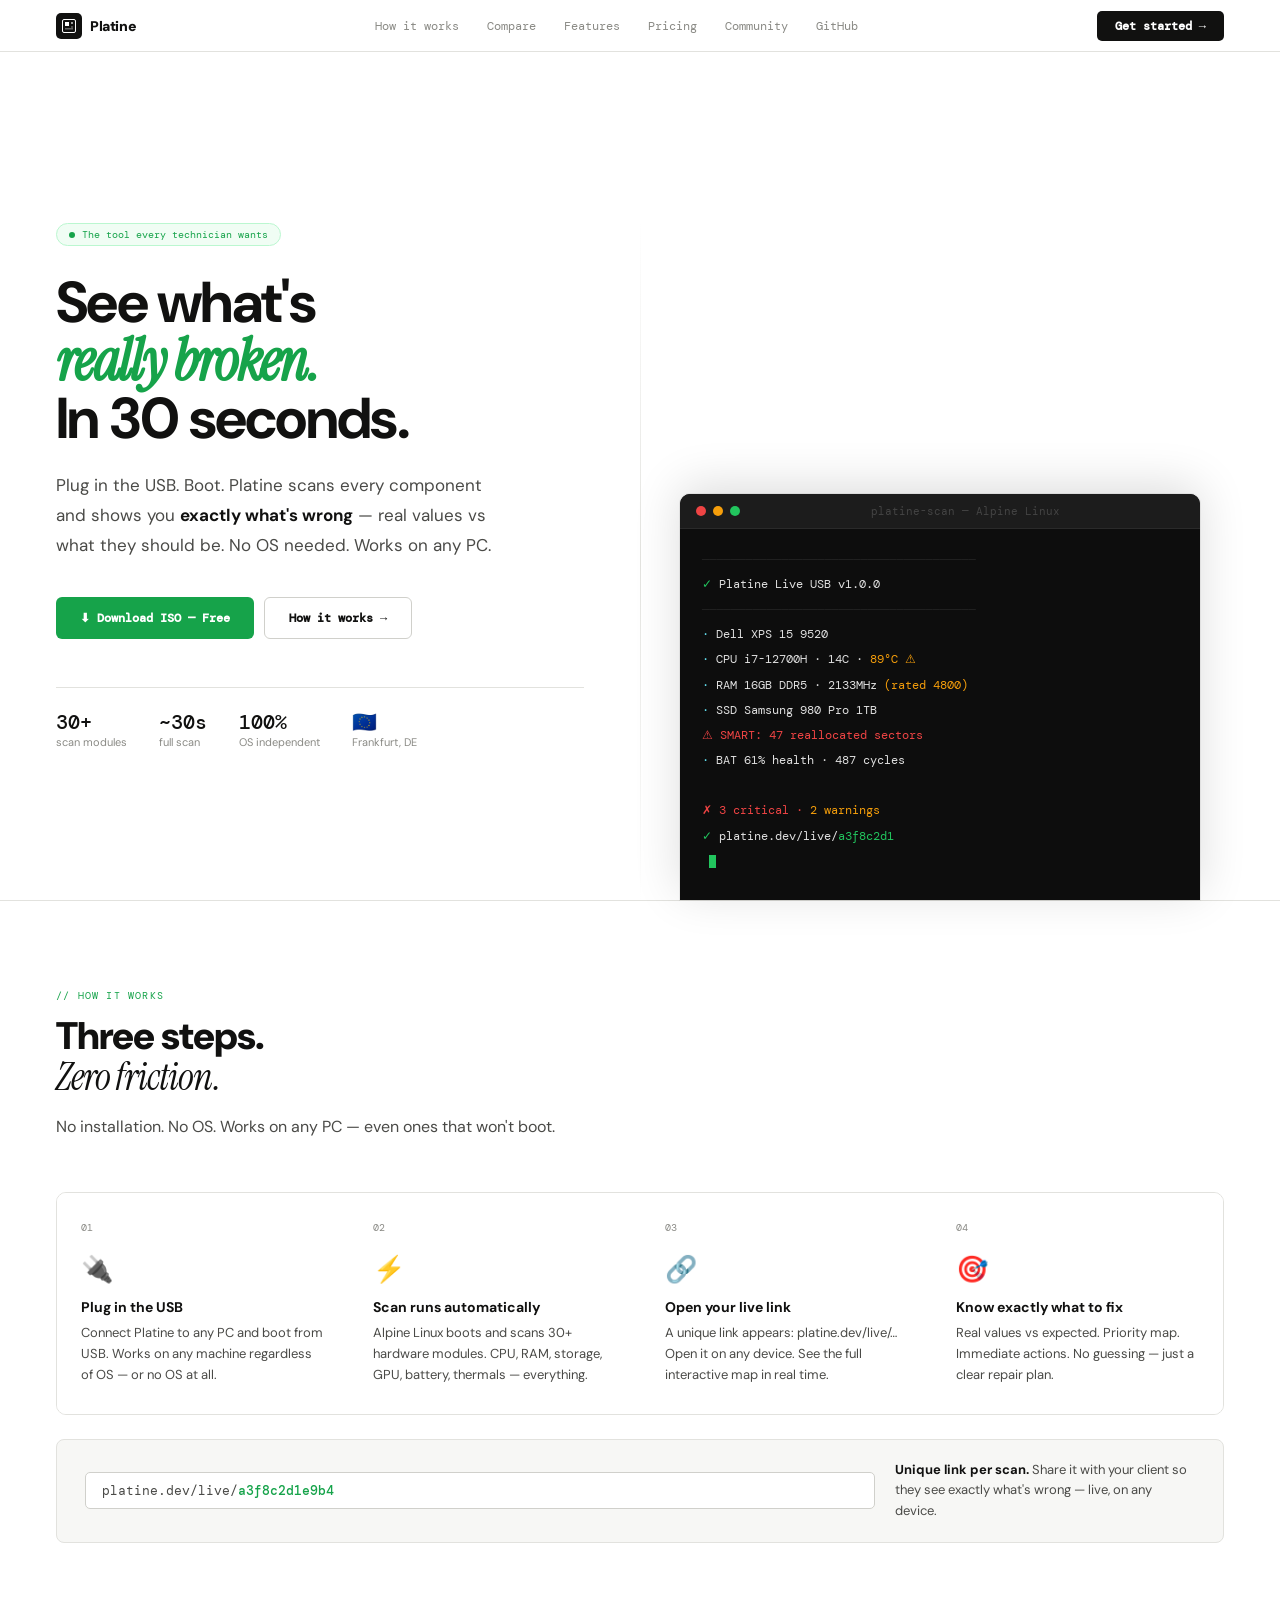
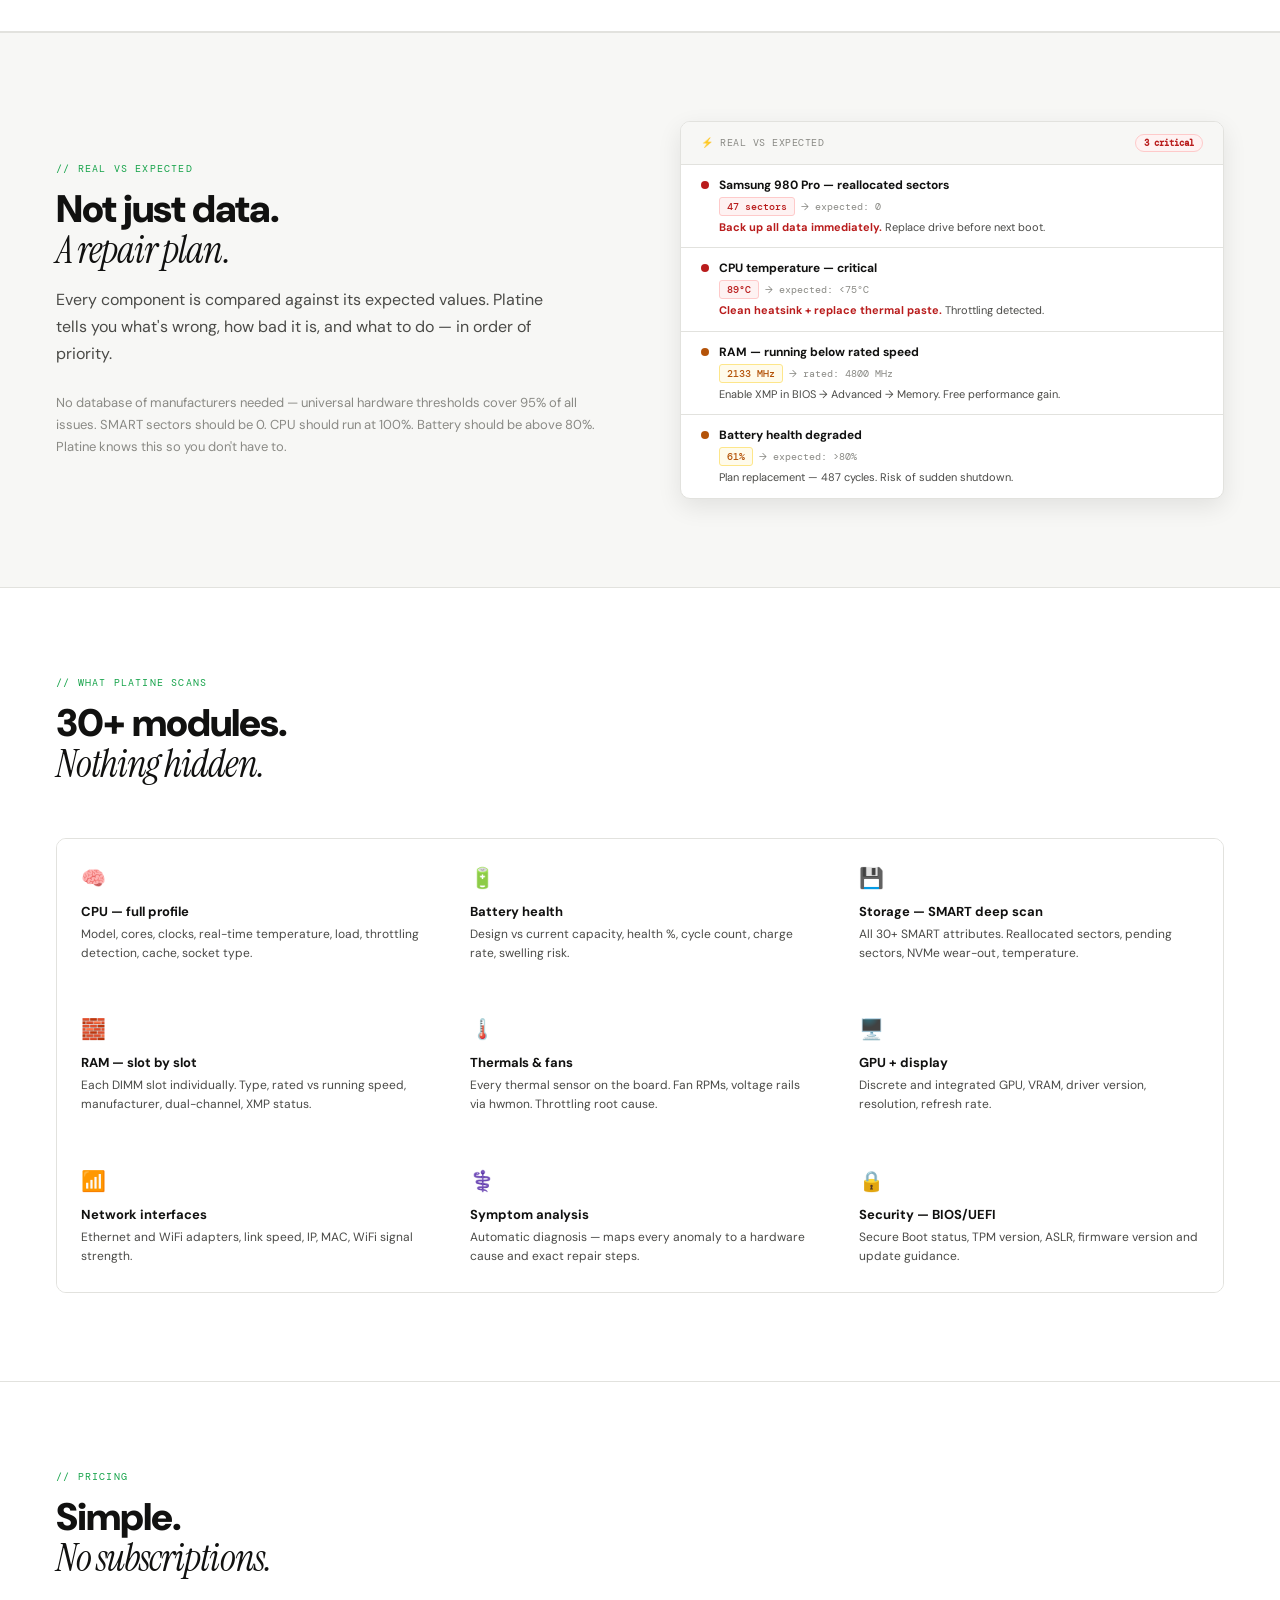
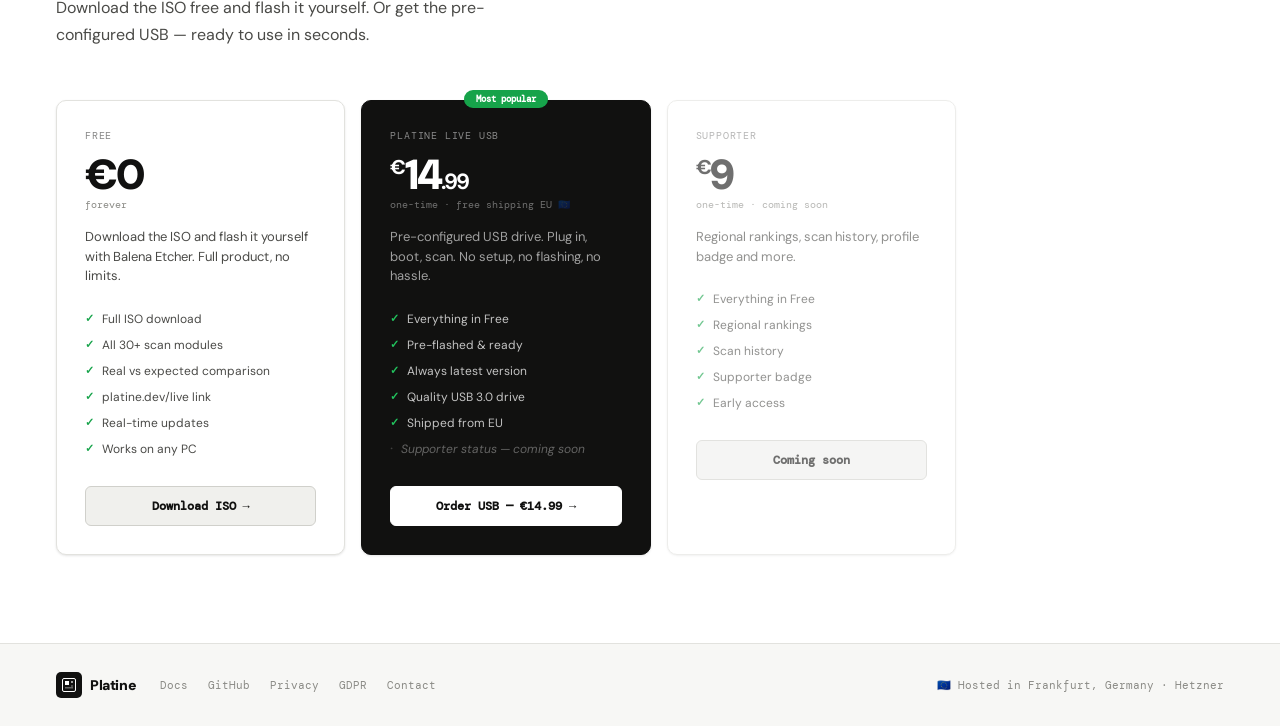
<file: frontend/index.html>
<!DOCTYPE html>
<html lang="en">
<head>
<meta charset="UTF-8">
<meta name="viewport" content="width=device-width, initial-scale=1.0">
<title>Platine — The tool every technician wants</title>
<link rel="icon" type="image/x-icon" href="/favicon.ico">
<link rel="preconnect" href="https://fonts.googleapis.com">
<link href="https://fonts.googleapis.com/css2?family=DM+Mono:wght@300;400;500&family=Instrument+Serif:ital@0;1&family=DM+Sans:wght@400;500;600;700;900&display=swap" rel="stylesheet">
<link rel="stylesheet" href="css/base.css">
<link rel="stylesheet" href="css/landing.css">
<link rel="stylesheet" href="css/auth.css">
<style>
.modal-overlay{display:none;position:fixed;inset:0;z-index:200;background:rgba(0,0,0,.5);backdrop-filter:blur(4px);align-items:center;justify-content:center}
.modal-overlay.open{display:flex}
.modal-box{background:var(--bg);border-radius:12px;border:1px solid var(--bd);box-shadow:0 24px 60px rgba(0,0,0,.2);width:100%;max-width:420px;padding:32px;position:relative;animation:fadein .25s ease both}
.modal-close{position:absolute;top:16px;right:16px;background:none;border:none;cursor:pointer;font-size:18px;color:var(--tx3);line-height:1}
.modal-close:hover{color:var(--tx)}
</style>
</head>
<body>

<!-- AUTH MODAL -->
<div class="modal-overlay" id="auth-modal" onclick="closeModalOutside(event)">
  <div class="modal-box">
    <button class="modal-close" onclick="closeModal()">✕</button>
    <div class="auth-view" id="view-login">
      <div class="auth-header">
        <div class="auth-title">Welcome back</div>
        <div class="auth-sub">Sign in to download the ISO.</div>
      </div>
      <form class="auth-form" onsubmit="handleLogin(event)">
        <div class="field">
          <label class="field-label">Email</label>
          <input class="field-input" type="email" id="login-email" placeholder="you@example.com" required>
        </div>
        <div class="field">
          <label class="field-label">Password</label>
          <div class="field-pw-wrap">
            <input class="field-input" type="password" id="login-password" placeholder="••••••••" required>
            <button type="button" class="pw-toggle" onclick="togglePw('login-password',this)">Show</button>
          </div>
        </div>
        <div class="auth-error" id="login-error"></div>
        <button type="submit" class="auth-btn" id="login-btn">
          <span class="btn-label">Sign in →</span>
          <span class="btn-loader" style="display:none">···</span>
        </button>
      </form>
      <div class="auth-footer">Don't have an account? <button class="auth-switch" onclick="switchView('register')">Create one →</button></div>
    </div>
    <div class="auth-view" id="view-register" style="display:none">
      <div class="auth-header">
        <div class="auth-title">Create account</div>
        <div class="auth-sub">Free forever. Download and start diagnosing.</div>
      </div>
      <form class="auth-form" onsubmit="handleRegister(event)">
        <div class="field">
          <label class="field-label">Email</label>
          <input class="field-input" type="email" id="reg-email" placeholder="you@example.com" required>
        </div>
        <div class="field">
          <label class="field-label">Password</label>
          <div class="field-pw-wrap">
            <input class="field-input" type="password" id="reg-password" placeholder="Min. 8 characters" required oninput="checkStrength(this.value)">
            <button type="button" class="pw-toggle" onclick="togglePw('reg-password',this)">Show</button>
          </div>
          <div class="pw-strength"><div class="pw-bar"><div class="pw-fill" id="pw-fill"></div></div><span class="pw-label" id="pw-label"></span></div>
        </div>
        <div class="field">
          <label class="field-label">Confirm password</label>
          <div class="field-pw-wrap">
            <input class="field-input" type="password" id="reg-confirm" placeholder="••••••••" required>
            <button type="button" class="pw-toggle" onclick="togglePw('reg-confirm',this)">Show</button>
          </div>
        </div>
        <div class="auth-gdpr">
          <input type="checkbox" id="gdpr" required>
          <label for="gdpr">I agree to the <a href="#">Privacy Policy</a>. Data stored in Frankfurt 🇪🇺</label>
        </div>
        <div class="auth-error" id="reg-error"></div>
        <button type="submit" class="auth-btn" id="reg-btn">
          <span class="btn-label">Create account →</span>
          <span class="btn-loader" style="display:none">···</span>
        </button>
      </form>
      <div class="auth-footer">Already have an account? <button class="auth-switch" onclick="switchView('login')">Sign in →</button></div>
    </div>
    <div class="auth-view" id="view-success" style="display:none">
      <div class="auth-success">
        <div class="success-icon">✓</div>
        <div class="success-title">Signed in!</div>
        <div class="success-sub">Starting download...</div>
      </div>
    </div>
  </div>
</div>

<!-- NAV -->
<nav>
  <div class="logo">
    <div class="logo-mark">
      <svg viewBox="0 0 14 14" fill="none">
        <rect x=".5" y=".5" width="13" height="13" rx="1.5" stroke="white" stroke-width="1"/>
        <rect x="3" y="3" width="4" height="4" fill="white"/>
        <rect x="9" y="3" width="2" height="2" fill="white" opacity=".6"/>
        <rect x="3" y="9" width="8" height="1.5" fill="white" opacity=".35"/>
        <rect x="9" y="7" width="2" height="2" fill="white" opacity=".25"/>
      </svg>
    </div>
    Platine
  </div>
  <div class="nav-links">
    <a href="#how">How it works</a>
    <a href="#compare">Compare</a>
    <a href="#features">Features</a>
    <a href="#pricing">Pricing</a>
    <a href="/community">Community</a>
    <a href="https://github.com/PlatineHQ/platine-web" target="_blank">GitHub</a>
  </div>
  <a href="#pricing" class="nav-cta">Get started →</a>
</nav>

<!-- HERO -->
<div style="max-width:1320px;margin:0 auto">
<section class="hero">
  <div class="hero-left">
    <div class="hero-eyebrow">
      <div class="eyebrow-dot"></div>
      The tool every technician wants
    </div>
    <h1 class="hero-title">
      <span class="block">See what's</span>
      <span class="block serif">really broken.</span>
      <span class="block">In 30 seconds.</span>
    </h1>
    <p class="hero-sub">
      Plug in the USB. Boot. Platine scans every component and shows you
      <strong>exactly what's wrong</strong> — real values vs what they should be.
      No OS needed. Works on any PC.
    </p>
    <div class="hero-actions">
      <button onclick="openDownload()" class="btn-green">⬇ Download ISO — Free</button>
      <a href="#how" class="btn-ghost">How it works →</a>
    </div>
    <div class="hero-proof">
      <div class="proof-item"><div class="proof-val">30+</div><div class="proof-lbl">scan modules</div></div>
      <div class="proof-item"><div class="proof-val">~30s</div><div class="proof-lbl">full scan</div></div>
      <div class="proof-item"><div class="proof-val">100%</div><div class="proof-lbl">OS independent</div></div>
      <div class="proof-item"><div class="proof-val">🇪🇺</div><div class="proof-lbl">Frankfurt, DE</div></div>
    </div>
  </div>
  <div class="hero-right">
    <div class="mockup-wrap">
      <div class="mockup">
        <div class="mockup-bar">
          <div class="mdot" style="background:#ef4444"></div>
          <div class="mdot" style="background:#f59e0b"></div>
          <div class="mdot" style="background:#22c55e"></div>
          <div class="mtitle">platine-scan — Alpine Linux</div>
        </div>
        <div class="mockup-body">
          <div><span class="ml">──────────────────────────────────────</span></div>
          <div><span class="mg">✓</span> <span class="mw">Platine Live USB v1.0.0</span></div>
          <div><span class="ml">──────────────────────────────────────</span></div>
          <div><span class="mc">·</span> <span class="mw">Dell XPS 15 9520</span></div>
          <div><span class="mc">·</span> <span class="mw">CPU  i7-12700H · 14C · </span><span class="my">89°C ⚠</span></div>
          <div><span class="mc">·</span> <span class="mw">RAM  16GB DDR5 · 2133MHz </span><span class="my">(rated 4800)</span></div>
          <div><span class="mc">·</span> <span class="mw">SSD  Samsung 980 Pro 1TB</span></div>
          <div><span class="mr">⚠</span> <span class="mr">SMART: 47 reallocated sectors</span></div>
          <div><span class="mc">·</span> <span class="mw">BAT  61% health · 487 cycles</span></div>
          <div>&nbsp;</div>
          <div><span class="mr">✗</span> <span class="mr">3 critical · </span><span class="my">2 warnings</span></div>
          <div><span class="mg">✓</span> <span class="mw">platine.dev/live/</span><span style="color:#22c55e">a3f8c2d1</span></div>
          <div>&nbsp;<span class="cursor"></span></div>
        </div>
      </div>
    </div>
  </div>
</section>
</div>

<hr class="div">

<!-- HOW IT WORKS -->
<div class="wrap" id="how">
  <div class="reveal">
    <div class="section-label">// how it works</div>
    <h2 class="section-title">Three steps.<br><span class="serif">Zero friction.</span></h2>
    <p class="section-sub">No installation. No OS. Works on any PC — even ones that won't boot.</p>
  </div>
  <div class="steps reveal d1">
    <div class="step"><div class="step-num">01</div><div class="step-icon">🔌</div><div class="step-title">Plug in the USB</div><div class="step-desc">Connect Platine to any PC and boot from USB. Works on any machine regardless of OS — or no OS at all.</div></div>
    <div class="step"><div class="step-num">02</div><div class="step-icon">⚡</div><div class="step-title">Scan runs automatically</div><div class="step-desc">Alpine Linux boots and scans 30+ hardware modules. CPU, RAM, storage, GPU, battery, thermals — everything.</div></div>
    <div class="step"><div class="step-num">03</div><div class="step-icon">🔗</div><div class="step-title">Open your live link</div><div class="step-desc">A unique link appears: platine.dev/live/… Open it on any device. See the full interactive map in real time.</div></div>
    <div class="step"><div class="step-num">04</div><div class="step-icon">🎯</div><div class="step-title">Know exactly what to fix</div><div class="step-desc">Real values vs expected. Priority map. Immediate actions. No guessing — just a clear repair plan.</div></div>
  </div>
  <div class="live-link-demo reveal d2">
    <div class="live-url">platine.dev/live/<span>a3f8c2d1e9b4</span></div>
    <div class="live-info"><strong>Unique link per scan.</strong> Share it with your client so they see exactly what's wrong — live, on any device.</div>
  </div>
</div>

<hr class="div">

<!-- COMPARE -->
<div class="compare-section" id="compare">
  <div class="compare-inner">
    <div class="reveal">
      <div class="section-label">// real vs expected</div>
      <h2 class="section-title">Not just data.<br><span class="serif">A repair plan.</span></h2>
      <p class="section-sub" style="margin-bottom:24px">Every component is compared against its expected values. Platine tells you what's wrong, how bad it is, and what to do — in order of priority.</p>
      <p style="font-size:13px;color:var(--tx3);line-height:1.7">No database of manufacturers needed — universal hardware thresholds cover 95% of all issues. SMART sectors should be 0. CPU should run at 100%. Battery should be above 80%. Platine knows this so you don't have to.</p>
    </div>
    <div class="reveal d1">
      <div class="compare-mockup">
        <div class="cm-hdr"><div class="cm-hdr-title">⚡ REAL VS EXPECTED</div><span class="cm-badge er">3 critical</span></div>
        <div class="cm-row"><div class="cm-dot er"></div><div class="cm-body"><div class="cm-label">Samsung 980 Pro — reallocated sectors</div><div class="cm-vals"><span class="cm-real er">47 sectors</span><span class="cm-arrow">→</span><span class="cm-exp">expected: 0</span></div><div class="cm-action"><strong>Back up all data immediately.</strong> Replace drive before next boot.</div></div></div>
        <div class="cm-row"><div class="cm-dot er"></div><div class="cm-body"><div class="cm-label">CPU temperature — critical</div><div class="cm-vals"><span class="cm-real er">89°C</span><span class="cm-arrow">→</span><span class="cm-exp">expected: &lt;75°C</span></div><div class="cm-action"><strong>Clean heatsink + replace thermal paste.</strong> Throttling detected.</div></div></div>
        <div class="cm-row"><div class="cm-dot wn"></div><div class="cm-body"><div class="cm-label">RAM — running below rated speed</div><div class="cm-vals"><span class="cm-real wn">2133 MHz</span><span class="cm-arrow">→</span><span class="cm-exp">rated: 4800 MHz</span></div><div class="cm-action">Enable XMP in BIOS → Advanced → Memory. Free performance gain.</div></div></div>
        <div class="cm-row"><div class="cm-dot wn"></div><div class="cm-body"><div class="cm-label">Battery health degraded</div><div class="cm-vals"><span class="cm-real wn">61%</span><span class="cm-arrow">→</span><span class="cm-exp">expected: &gt;80%</span></div><div class="cm-action">Plan replacement — 487 cycles. Risk of sudden shutdown.</div></div></div>
      </div>
    </div>
  </div>
</div>

<!-- FEATURES -->
<div class="wrap" id="features">
  <div class="reveal">
    <div class="section-label">// what platine scans</div>
    <h2 class="section-title">30+ modules.<br><span class="serif">Nothing hidden.</span></h2>
  </div>
  <div class="features reveal d1">
    <div class="feat"><div class="feat-icon">🧠</div><div class="feat-title">CPU — full profile</div><div class="feat-desc">Model, cores, clocks, real-time temperature, load, throttling detection, cache, socket type.</div></div>
    <div class="feat"><div class="feat-icon">🔋</div><div class="feat-title">Battery health</div><div class="feat-desc">Design vs current capacity, health %, cycle count, charge rate, swelling risk.</div></div>
    <div class="feat"><div class="feat-icon">💾</div><div class="feat-title">Storage — SMART deep scan</div><div class="feat-desc">All 30+ SMART attributes. Reallocated sectors, pending sectors, NVMe wear-out, temperature.</div></div>
    <div class="feat"><div class="feat-icon">🧱</div><div class="feat-title">RAM — slot by slot</div><div class="feat-desc">Each DIMM slot individually. Type, rated vs running speed, manufacturer, dual-channel, XMP status.</div></div>
    <div class="feat"><div class="feat-icon">🌡️</div><div class="feat-title">Thermals & fans</div><div class="feat-desc">Every thermal sensor on the board. Fan RPMs, voltage rails via hwmon. Throttling root cause.</div></div>
    <div class="feat"><div class="feat-icon">🖥️</div><div class="feat-title">GPU + display</div><div class="feat-desc">Discrete and integrated GPU, VRAM, driver version, resolution, refresh rate.</div></div>
    <div class="feat"><div class="feat-icon">📶</div><div class="feat-title">Network interfaces</div><div class="feat-desc">Ethernet and WiFi adapters, link speed, IP, MAC, WiFi signal strength.</div></div>
    <div class="feat"><div class="feat-icon">⚕️</div><div class="feat-title">Symptom analysis</div><div class="feat-desc">Automatic diagnosis — maps every anomaly to a hardware cause and exact repair steps.</div></div>
    <div class="feat"><div class="feat-icon">🔒</div><div class="feat-title">Security — BIOS/UEFI</div><div class="feat-desc">Secure Boot status, TPM version, ASLR, firmware version and update guidance.</div></div>
  </div>
</div>

<hr class="div">

<!-- PRICING -->
<div class="wrap" id="pricing">
  <div class="reveal">
    <div class="section-label">// pricing</div>
    <h2 class="section-title">Simple.<br><span class="serif">No subscriptions.</span></h2>
    <p class="section-sub">Download the ISO free and flash it yourself. Or get the pre-configured USB — ready to use in seconds.</p>
  </div>
  <div class="pricing reveal d1">
    <div class="plan">
      <div class="plan-name">FREE</div>
      <div class="plan-price">€0</div>
      <div class="plan-period">forever</div>
      <div class="plan-desc">Download the ISO and flash it yourself with Balena Etcher. Full product, no limits.</div>
      <ul class="plan-feats">
        <li>Full ISO download</li>
        <li>All 30+ scan modules</li>
        <li>Real vs expected comparison</li>
        <li>platine.dev/live link</li>
        <li>Real-time updates</li>
        <li>Works on any PC</li>
      </ul>
      <button class="plan-btn d" onclick="openDownload()">Download ISO →</button>
    </div>
    <div class="plan feat">
      <div class="plan-pin">Most popular</div>
      <div class="plan-name">PLATINE LIVE USB</div>
      <div class="plan-price"><sup>€</sup>14<span style="font-size:22px;font-weight:700">.99</span></div>
      <div class="plan-period">one-time · free shipping EU 🇪🇺</div>
      <div class="plan-desc">Pre-configured USB drive. Plug in, boot, scan. No setup, no flashing, no hassle.</div>
      <ul class="plan-feats">
        <li>Everything in Free</li>
        <li>Pre-flashed & ready</li>
        <li>Always latest version</li>
        <li>Quality USB 3.0 drive</li>
        <li>Shipped from EU</li>
        <li class="soon">Supporter status — coming soon</li>
      </ul>
      <button class="plan-btn white" onclick="window.open('https://platine.lemonsqueezy.com/checkout/buy/6c2e409a-64cc-4c77-8e60-de70dfc7193c','_blank')">Order USB — €14.99 →</button>
    </div>
    <div class="plan" style="opacity:.6;pointer-events:none">
      <div class="plan-name">SUPPORTER</div>
      <div class="plan-price"><sup>€</sup>9</div>
      <div class="plan-period">one-time · coming soon</div>
      <div class="plan-desc">Regional rankings, scan history, profile badge and more.</div>
      <ul class="plan-feats">
        <li>Everything in Free</li>
        <li>Regional rankings</li>
        <li>Scan history</li>
        <li>Supporter badge</li>
        <li>Early access</li>
      </ul>
      <button class="plan-btn" disabled>Coming soon</button>
    </div>
  </div>
</div>

<!-- FOOTER -->
<div class="footer-wrap">
  <footer>
    <div style="display:flex;align-items:center;gap:24px">
      <div class="logo">
        <div class="logo-mark">
          <svg viewBox="0 0 14 14" fill="none">
            <rect x=".5" y=".5" width="13" height="13" rx="1.5" stroke="white" stroke-width="1"/>
            <rect x="3" y="3" width="4" height="4" fill="white"/>
            <rect x="9" y="3" width="2" height="2" fill="white" opacity=".6"/>
            <rect x="3" y="9" width="8" height="1.5" fill="white" opacity=".35"/>
            <rect x="9" y="7" width="2" height="2" fill="white" opacity=".25"/>
          </svg>
        </div>
        Platine
      </div>
      <div class="footer-links">
        <a href="#">Docs</a>
        <a href="https://github.com/PlatineDev/platine-web" target="_blank">GitHub</a>
        <a href="/privacy">Privacy</a>
        <a href="#">GDPR</a>
        <a href="#">Contact</a>
      </div>
    </div>
    <div class="footer-eu">🇪🇺 Hosted in Frankfurt, Germany · Hetzner</div>
  </footer>
</div>

<script src="js/api.js"></script>
<script src="js/auth.js"></script>
<script src="js/landing.js"></script>
<script>
function openDownload(){
  if(Platine.Auth.isLoggedIn()){
    window.location.href='https://platine.dev/download/platine-live.iso';
  } else {
    document.getElementById('auth-modal').classList.add('open');
    switchView('login');
  }
}
function closeModal(){
  document.getElementById('auth-modal').classList.remove('open');
}
function closeModalOutside(e){
  if(e.target===document.getElementById('auth-modal')) closeModal();
}
// After login/register → download
window.showSuccess=function(){
  document.getElementById('view-login').style.display='none';
  document.getElementById('view-register').style.display='none';
  document.getElementById('view-success').style.display='block';
  setTimeout(()=>{
    closeModal();
    window.location.href='https://platine.dev/download/platine-live.iso';
  },1500);
}
</script>
</body>
</html>
</file>
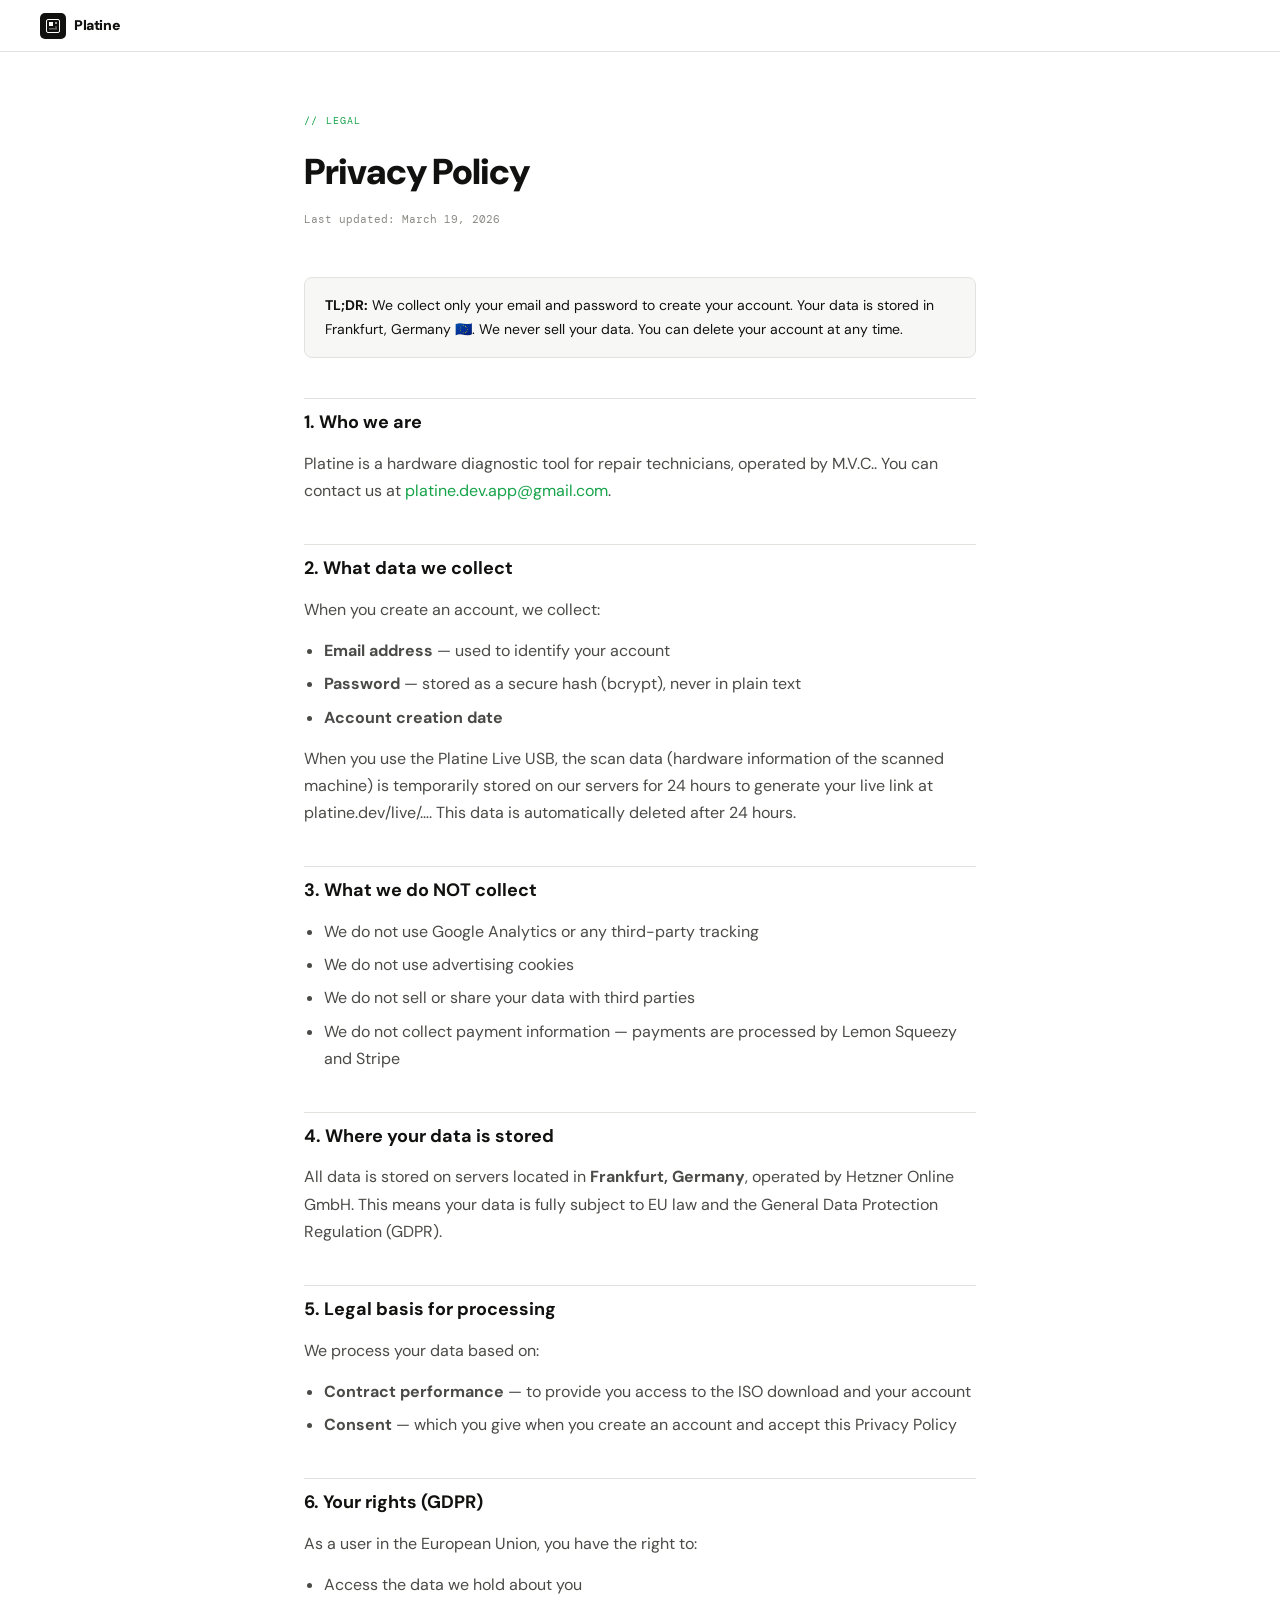
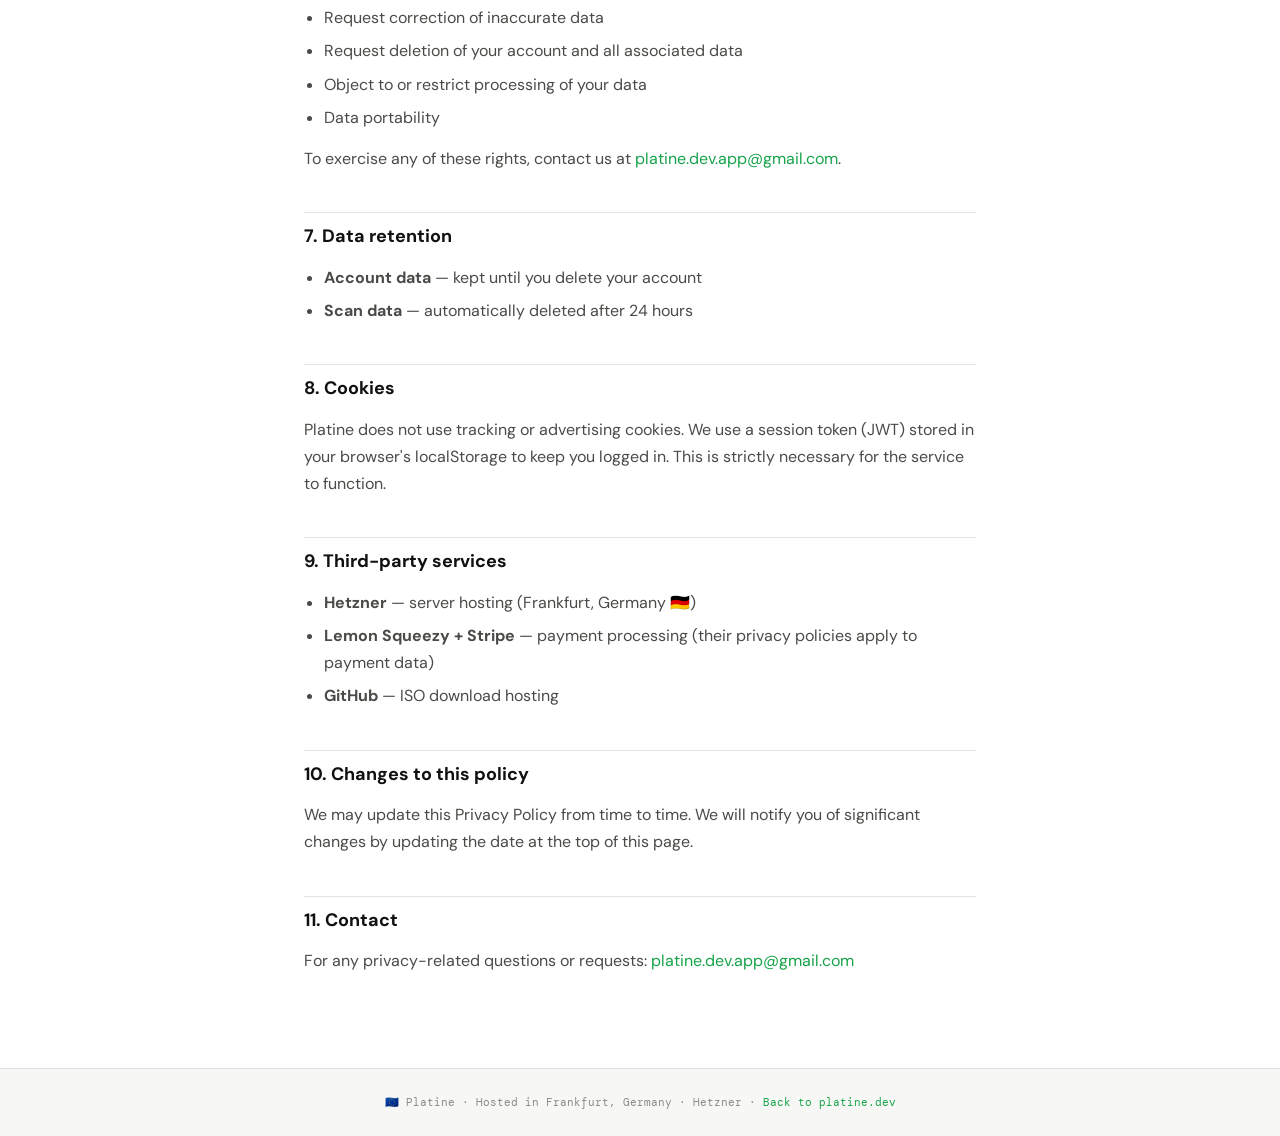
<file: frontend/privacy.html>
<!DOCTYPE html>
<html lang="en">
<head>
<meta charset="UTF-8">
<meta name="viewport" content="width=device-width, initial-scale=1.0">
<title>Privacy Policy — Platine</title>
<link rel="icon" type="image/x-icon" href="/favicon.ico">
<link rel="preconnect" href="https://fonts.googleapis.com">
<link href="https://fonts.googleapis.com/css2?family=DM+Mono:wght@400;500&family=DM+Sans:wght@400;500;600;700;900&display=swap" rel="stylesheet">
  <link rel="stylesheet" href="css/base.css">
  <link rel="stylesheet" href="css/privacy.css">
</head>
<body>

<nav>
  <a href="/" class="logo">
    <div class="logo-mark">
      <svg viewBox="0 0 14 14" fill="none">
        <rect x=".5" y=".5" width="13" height="13" rx="1.5" stroke="white" stroke-width="1"/>
        <rect x="3" y="3" width="4" height="4" fill="white"/>
        <rect x="9" y="3" width="2" height="2" fill="white" opacity=".6"/>
        <rect x="3" y="9" width="8" height="1.5" fill="white" opacity=".35"/>
        <rect x="9" y="7" width="2" height="2" fill="white" opacity=".25"/>
      </svg>
    </div>
    Platine
  </a>
</nav>

<div class="container">
  <div class="page-label">// legal</div>
  <h1>Privacy Policy</h1>
  <div class="updated">Last updated: March 19, 2026</div>

  <div class="highlight">
    <strong>TL;DR:</strong> We collect only your email and password to create your account. Your data is stored in Frankfurt, Germany 🇪🇺. We never sell your data. You can delete your account at any time.
  </div>

  <h2>1. Who we are</h2>
  <p>Platine is a hardware diagnostic tool for repair technicians, operated by M.V.C.. You can contact us at <a href="mailto:platine.dev.app@gmail.com">platine.dev.app@gmail.com</a>.</p>

  <h2>2. What data we collect</h2>
  <p>When you create an account, we collect:</p>
  <ul>
    <li><strong>Email address</strong> — used to identify your account</li>
    <li><strong>Password</strong> — stored as a secure hash (bcrypt), never in plain text</li>
    <li><strong>Account creation date</strong></li>
  </ul>
  <p>When you use the Platine Live USB, the scan data (hardware information of the scanned machine) is temporarily stored on our servers for 24 hours to generate your live link at platine.dev/live/…. This data is automatically deleted after 24 hours.</p>

  <h2>3. What we do NOT collect</h2>
  <ul>
    <li>We do not use Google Analytics or any third-party tracking</li>
    <li>We do not use advertising cookies</li>
    <li>We do not sell or share your data with third parties</li>
    <li>We do not collect payment information — payments are processed by Lemon Squeezy and Stripe</li>
  </ul>

  <h2>4. Where your data is stored</h2>
  <p>All data is stored on servers located in <strong>Frankfurt, Germany</strong>, operated by Hetzner Online GmbH. This means your data is fully subject to EU law and the General Data Protection Regulation (GDPR).</p>

  <h2>5. Legal basis for processing</h2>
  <p>We process your data based on:</p>
  <ul>
    <li><strong>Contract performance</strong> — to provide you access to the ISO download and your account</li>
    <li><strong>Consent</strong> — which you give when you create an account and accept this Privacy Policy</li>
  </ul>

  <h2>6. Your rights (GDPR)</h2>
  <p>As a user in the European Union, you have the right to:</p>
  <ul>
    <li>Access the data we hold about you</li>
    <li>Request correction of inaccurate data</li>
    <li>Request deletion of your account and all associated data</li>
    <li>Object to or restrict processing of your data</li>
    <li>Data portability</li>
  </ul>
  <p>To exercise any of these rights, contact us at <a href="mailto:platine.dev.app@gmail.com">platine.dev.app@gmail.com</a>.</p>

  <h2>7. Data retention</h2>
  <ul>
    <li><strong>Account data</strong> — kept until you delete your account</li>
    <li><strong>Scan data</strong> — automatically deleted after 24 hours</li>
  </ul>

  <h2>8. Cookies</h2>
  <p>Platine does not use tracking or advertising cookies. We use a session token (JWT) stored in your browser's localStorage to keep you logged in. This is strictly necessary for the service to function.</p>

  <h2>9. Third-party services</h2>
  <ul>
    <li><strong>Hetzner</strong> — server hosting (Frankfurt, Germany 🇩🇪)</li>
    <li><strong>Lemon Squeezy + Stripe</strong> — payment processing (their privacy policies apply to payment data)</li>
    <li><strong>GitHub</strong> — ISO download hosting</li>
  </ul>

  <h2>10. Changes to this policy</h2>
  <p>We may update this Privacy Policy from time to time. We will notify you of significant changes by updating the date at the top of this page.</p>

  <h2>11. Contact</h2>
  <p>For any privacy-related questions or requests: <a href="mailto:platine.dev.app@gmail.com">platine.dev.app@gmail.com</a></p>

</div>

<footer>
  🇪🇺 Platine · Hosted in Frankfurt, Germany · Hetzner · <a href="/">Back to platine.dev</a>
</footer>

</body>
</html>
</file>
<file: frontend/css/base.css>
/* ── Platine — base.css ─────────────────────────────────────
   Shared variables, reset, and utility classes
   Used by: landing, live, auth
────────────────────────────────────────────────────────── */

@import url('https://fonts.googleapis.com/css2?family=DM+Mono:wght@300;400;500&family=Instrument+Serif:ital@0;1&family=DM+Sans:wght@400;500;600;700;900&display=swap');

*, *::before, *::after { box-sizing: border-box; margin: 0; padding: 0; }

:root {
  --bg:     #ffffff;
  --bg2:    #f7f7f5;
  --bg3:    #f0f0ed;
  --bd:     #e2e2de;
  --bd2:    #d0d0cb;
  --tx:     #111110;
  --tx2:    #4a4a47;
  --tx3:    #8a8a85;
  --ac:     #16a34a;
  --ac2:    #15803d;
  --ac3:    #dcfce7;
  --ac4:    #bbf7d0;
  --ok:     #16a34a;
  --ok-bg:  #f0fdf4;
  --ok-bd:  #bbf7d0;
  --wn:     #b45309;
  --wn-bg:  #fffbeb;
  --wn-bd:  #fde68a;
  --er:     #b91c1c;
  --er-bg:  #fef2f2;
  --er-bd:  #fecaca;
  --mono:   'DM Mono', monospace;
  --serif:  'Instrument Serif', serif;
  --sans:   'DM Sans', sans-serif;
  --sh:     0 1px 3px rgba(0,0,0,.07), 0 1px 2px rgba(0,0,0,.04);
  --sh2:    0 8px 24px rgba(0,0,0,.09);
}

html { scroll-behavior: smooth; }
body { background: var(--bg); color: var(--tx); font-family: var(--sans); overflow-x: hidden; }
a { color: inherit; text-decoration: none; }
button { font-family: inherit; }

/* ── Shared logo ── */
.logo {
  display: flex; align-items: center; gap: 8px;
  font-family: var(--sans); font-weight: 900; font-size: 14px;
  letter-spacing: -.4px; color: var(--tx);
}
.logo-mark {
  width: 26px; height: 26px; background: var(--tx);
  border-radius: 5px; display: grid; place-items: center;
  flex-shrink: 0;
}
.logo-mark svg { width: 14px; height: 14px; }
</file>
<file: frontend/css/landing.css>
*,*::before,*::after{box-sizing:border-box;margin:0;padding:0}
:root{
  --bg:#ffffff;
  --bg2:#f7f7f5;
  --bg3:#f0f0ed;
  --bd:#e2e2de;
  --bd2:#d0d0cb;
  --tx:#111110;
  --tx2:#4a4a47;
  --tx3:#8a8a85;
  --ac:#16a34a;
  --ac2:#15803d;
  --ac4:#bbf7d0;
  --ok-bg:#f0fdf4;
  --wn:#b45309;
  --wn-bg:#fffbeb;
  --wn-bd:#fde68a;
  --er:#b91c1c;
  --er-bg:#fef2f2;
  --er-bd:#fecaca;
  --mono:'DM Mono',monospace;
  --serif:'Instrument Serif',serif;
  --sans:'DM Sans',sans-serif;
  --sh:0 1px 3px rgba(0,0,0,.07),0 1px 2px rgba(0,0,0,.04);
  --sh2:0 8px 24px rgba(0,0,0,.09);
}
html{scroll-behavior:smooth}
body{background:var(--bg);color:var(--tx);font-family:var(--sans);overflow-x:hidden}
a{color:inherit;text-decoration:none}

/* NAV */
nav{
  position:fixed;top:0;left:0;right:0;z-index:100;
  height:52px;display:flex;align-items:center;justify-content:space-between;
  padding:0 56px;
  background:rgba(255,255,255,.92);border-bottom:1px solid var(--bd);
  backdrop-filter:blur(16px);-webkit-backdrop-filter:blur(16px);
}
.logo{display:flex;align-items:center;gap:8px;font-family:var(--sans);font-weight:900;font-size:14px;letter-spacing:-.4px}
.logo-mark{width:26px;height:26px;background:var(--tx);border-radius:5px;display:grid;place-items:center}
.logo-mark svg{width:14px;height:14px}
.nav-links{display:flex;align-items:center;gap:28px;font-family:var(--mono);font-size:12px;color:var(--tx3)}
.nav-links a{transition:color .15s}.nav-links a:hover{color:var(--tx)}
.nav-cta{background:var(--tx);color:#fff;padding:7px 18px;border-radius:5px;font-family:var(--mono);font-size:12px;font-weight:700;transition:all .15s}
.nav-cta:hover{background:#2a2a2a;transform:translateY(-1px)}

/* HERO */
.hero{
  min-height:100vh;padding:52px 0 0;
  display:grid;grid-template-columns:1fr 1fr;
  max-width:1320px;margin:0 auto;
  position:relative;
}
.hero-left{
  padding:100px 56px 80px;
  display:flex;flex-direction:column;justify-content:center;
  animation:fadein .6s ease both;
}
.hero-eyebrow{
  display:inline-flex;align-items:center;gap:7px;
  background:var(--ok-bg);border:1px solid var(--ac4);
  color:var(--ac);padding:4px 12px;border-radius:99px;
  font-family:var(--mono);font-size:10px;
  margin-bottom:28px;width:fit-content;
}
.eyebrow-dot{width:6px;height:6px;border-radius:50%;background:var(--ac);animation:epulse 2s ease-in-out infinite}
@keyframes epulse{0%,100%{box-shadow:0 0 0 0 rgba(22,163,74,.5)}50%{box-shadow:0 0 0 5px rgba(22,163,74,0)}}

.hero-title{
  font-size:clamp(44px,4.5vw,76px);
  line-height:1.0;letter-spacing:-.03em;
  margin-bottom:24px;color:var(--tx);
}
.hero-title .serif{font-family:var(--serif);font-style:italic;color:var(--ac)}
.hero-title .block{display:block}

.hero-sub{font-size:17px;color:var(--tx2);line-height:1.75;margin-bottom:36px;max-width:440px}
.hero-sub strong{color:var(--tx)}

.hero-actions{display:flex;gap:10px;margin-bottom:48px;flex-wrap:wrap}
.btn-dark{
  background:var(--tx);color:#fff;
  padding:12px 24px;border-radius:6px;
  font-family:var(--mono);font-size:12px;font-weight:700;
  border:none;cursor:pointer;transition:all .2s;
  display:inline-flex;align-items:center;gap:8px;
}
.btn-dark:hover{background:#2a2a2a;transform:translateY(-2px);box-shadow:var(--sh2)}
.btn-green{background:var(--ac);color:#fff;padding:12px 24px;border-radius:6px;font-family:var(--mono);font-size:12px;font-weight:700;border:none;cursor:pointer;transition:all .2s;display:inline-flex;align-items:center;gap:8px}
.btn-green:hover{background:var(--ac2);transform:translateY(-2px);box-shadow:0 8px 20px rgba(22,163,74,.25)}
.btn-ghost{background:transparent;color:var(--tx);padding:12px 24px;border-radius:6px;font-family:var(--mono);font-size:12px;font-weight:600;border:1.5px solid var(--bd2);cursor:pointer;transition:all .15s;display:inline-flex;align-items:center;gap:8px}
.btn-ghost:hover{border-color:var(--tx3);background:var(--bg2)}

.hero-proof{
  display:flex;gap:32px;padding-top:24px;
  border-top:1px solid var(--bd);
}
.proof-item{}
.proof-val{font-family:var(--mono);font-size:20px;font-weight:500;color:var(--tx);line-height:1}
.proof-lbl{font-size:11px;color:var(--tx3);margin-top:3px}

/* HERO RIGHT — mockup */
.hero-right{
  display:flex;align-items:flex-end;justify-content:center;
  padding:80px 40px 0 0;
  animation:fadein .6s .15s ease both;
  position:relative;
}
.hero-right::before{
  content:'';position:absolute;
  left:0;top:20%;bottom:0;width:1px;
  background:linear-gradient(to bottom,transparent,var(--bd),transparent);
}
.mockup-wrap{width:100%;max-width:520px}
.mockup{
  background:#0d0d0d;border-radius:10px 10px 0 0;
  overflow:hidden;
  box-shadow:0 -8px 48px rgba(0,0,0,.14),0 0 0 1px rgba(0,0,0,.06);
}
.mockup-bar{
  background:#1c1c1c;padding:10px 16px;
  display:flex;align-items:center;gap:7px;
  border-bottom:1px solid #2a2a2a;
}
.mdot{width:10px;height:10px;border-radius:50%}
.mtitle{font-family:var(--mono);font-size:11px;color:#444;margin:0 auto}
.mockup-body{padding:18px 22px 26px;font-family:var(--mono);font-size:12px;line-height:2.1;background:#0d0d0d}
.ml{color:#252525}.mg{color:#22c55e}.my{color:#f59e0b}.mr{color:#ef4444}.mw{color:#e0e0e0}.mc{color:#67e8f9}
.cursor{display:inline-block;width:7px;height:13px;background:#22c55e;animation:blink 1s step-end infinite;vertical-align:middle}
@keyframes blink{0%,100%{opacity:1}50%{opacity:0}}

/* DIVIDER */
.div{border:none;border-top:1px solid var(--bd);margin:0}

/* SECTION */
.wrap{max-width:1320px;margin:0 auto;padding:88px 56px}
.section-label{font-family:var(--mono);font-size:10px;color:var(--ac);letter-spacing:.12em;text-transform:uppercase;margin-bottom:14px}
.section-title{font-size:clamp(28px,3vw,50px);font-weight:900;letter-spacing:-.025em;line-height:1.08;margin-bottom:14px}
.section-title .serif{font-family:var(--serif);font-style:italic;font-weight:400}
.section-sub{font-size:16px;color:var(--tx2);max-width:500px;line-height:1.7}

/* HOW IT WORKS */
.steps{display:grid;grid-template-columns:repeat(4,1fr);gap:1px;margin-top:52px;border:1px solid var(--bd);border-radius:10px;overflow:hidden}
.step{background:var(--bg);padding:28px 24px;transition:background .2s;position:relative}
.step:hover{background:var(--bg2)}
.step-num{font-family:var(--mono);font-size:10px;color:var(--tx3);margin-bottom:18px}
.step-icon{font-size:26px;margin-bottom:12px}
.step-title{font-size:14px;font-weight:700;margin-bottom:7px}
.step-desc{font-size:13px;color:var(--tx2);line-height:1.6}

.live-link-demo{
  margin-top:24px;background:var(--bg2);border:1px solid var(--bd);
  border-radius:8px;padding:20px 28px;
  display:flex;align-items:center;gap:20px;
}
.live-url{font-family:var(--mono);font-size:13px;background:var(--bg);border:1px solid var(--bd2);padding:9px 16px;border-radius:5px;flex:1;color:var(--tx2)}
.live-url span{color:var(--ac);font-weight:500}
.live-info{font-size:13px;color:var(--tx2);max-width:300px;line-height:1.6}
.live-info strong{color:var(--tx)}

/* COMPARE FEATURE — the star */
.compare-section{
  background:var(--bg2);border-top:1px solid var(--bd);border-bottom:1px solid var(--bd);
  padding:88px 0;
}
.compare-inner{max-width:1320px;margin:0 auto;padding:0 56px;display:grid;grid-template-columns:1fr 1fr;gap:80px;align-items:center}
.compare-mockup{
  background:var(--bg);border:1px solid var(--bd);border-radius:10px;
  overflow:hidden;box-shadow:var(--sh2);
}
.cm-hdr{
  background:var(--bg2);padding:12px 20px;border-bottom:1px solid var(--bd);
  display:flex;align-items:center;justify-content:space-between;
}
.cm-hdr-title{font-family:var(--mono);font-size:10px;color:var(--tx3);letter-spacing:.05em}
.cm-badge{font-family:var(--mono);font-size:9px;font-weight:700;padding:2px 8px;border-radius:99px}
.cm-badge.er{background:var(--er-bg);color:var(--er);border:1px solid var(--er-bd)}
.cm-badge.wn{background:var(--wn-bg);color:var(--wn);border:1px solid var(--wn-bd)}
.cm-row{padding:12px 20px;border-bottom:1px solid var(--bd);display:flex;align-items:flex-start;gap:10px}
.cm-row:last-child{border-bottom:none}
.cm-dot{width:8px;height:8px;border-radius:50%;flex-shrink:0;margin-top:4px}
.cm-dot.er{background:var(--er)}.cm-dot.wn{background:var(--wn)}.cm-dot.ok{background:var(--ac)}
.cm-body{flex:1}
.cm-label{font-size:12px;font-weight:700;margin-bottom:4px}
.cm-vals{display:flex;align-items:center;gap:6px;flex-wrap:wrap}
.cm-real{font-family:var(--mono);font-size:10px;padding:2px 7px;border-radius:3px;font-weight:500}
.cm-real.er{background:var(--er-bg);color:var(--er);border:1px solid var(--er-bd)}
.cm-real.wn{background:var(--wn-bg);color:var(--wn);border:1px solid var(--wn-bd)}
.cm-arrow{font-size:10px;color:var(--tx3)}
.cm-exp{font-family:var(--mono);font-size:10px;color:var(--tx3)}
.cm-action{font-size:11px;color:var(--tx2);margin-top:3px;line-height:1.5}
.cm-action strong{color:var(--er)}

/* FEATURES */
.features{display:grid;grid-template-columns:repeat(3,1fr);gap:1px;margin-top:52px;border:1px solid var(--bd);border-radius:10px;overflow:hidden}
.feat{background:var(--bg);padding:26px 24px;transition:background .2s}
.feat:hover{background:var(--bg2)}
.feat-icon{font-size:20px;margin-bottom:12px}
.feat-title{font-size:13px;font-weight:700;margin-bottom:5px}
.feat-desc{font-size:12px;color:var(--tx2);line-height:1.6}

/* PRICING */
.pricing{display:grid;grid-template-columns:1fr 1fr 1fr;gap:16px;margin-top:52px;max-width:900px}
.plan{background:var(--bg);border:1px solid var(--bd);border-radius:10px;padding:28px;transition:all .2s;box-shadow:var(--sh);position:relative}
.plan:hover{transform:translateY(-3px);box-shadow:var(--sh2)}
.plan.feat{border-color:var(--tx);background:var(--tx);color:#fff}
.plan-pin{position:absolute;top:-11px;left:50%;transform:translateX(-50%);background:var(--ac);color:#fff;font-family:var(--mono);font-size:9px;font-weight:700;padding:3px 12px;border-radius:99px;white-space:nowrap}
.plan-name{font-family:var(--mono);font-size:10px;letter-spacing:.08em;margin-bottom:12px;opacity:.5}
.plan.feat .plan-name{opacity:.5;color:#fff}
.plan-price{font-size:42px;font-weight:900;letter-spacing:-.04em;line-height:1;margin-bottom:2px}
.plan-price sup{font-size:20px;vertical-align:super;font-weight:700}
.plan-period{font-family:var(--mono);font-size:10px;color:var(--tx3);margin-bottom:16px}
.plan.feat .plan-period{color:rgba(255,255,255,.4)}
.plan-desc{font-size:13px;color:var(--tx2);margin-bottom:20px;line-height:1.5}
.plan.feat .plan-desc{color:rgba(255,255,255,.6)}
.plan-feats{list-style:none;margin-bottom:24px}
.plan-feats li{font-size:12px;color:var(--tx2);padding:4px 0;display:flex;align-items:flex-start;gap:8px;line-height:1.5}
.plan-feats li::before{content:'✓';color:var(--ac);font-weight:700;flex-shrink:0;font-size:11px}
.plan.feat .plan-feats li{color:rgba(255,255,255,.75)}
.plan.feat .plan-feats li::before{color:#22c55e}
.plan-feats li.off::before{content:'—';color:var(--tx3)}
.plan-feats li.off{color:var(--tx3)}
.plan.feat .plan-feats li.soon{color:rgba(255,255,255,.35);font-style:italic}
.plan.feat .plan-feats li.soon::before{content:'·';color:rgba(255,255,255,.2)}
.plan-btn{width:100%;padding:11px;border-radius:6px;font-family:var(--mono);font-size:12px;font-weight:700;cursor:pointer;transition:all .15s;border:1.5px solid var(--bd2);background:var(--bg3);color:var(--tx)}
.plan-btn:hover{border-color:var(--tx3);background:var(--bg2)}
.plan-btn.white{background:#fff;border-color:#fff;color:var(--tx)}
.plan-btn.white:hover{background:rgba(255,255,255,.9)}
.plan-btn.green{background:var(--ac);border-color:var(--ac);color:#fff}
.plan-btn.green:hover{background:var(--ac2);border-color:var(--ac2)}

/* FOOTER */
.footer-wrap{border-top:1px solid var(--bd);background:var(--bg2)}
footer{max-width:1320px;margin:0 auto;padding:28px 56px;display:flex;align-items:center;justify-content:space-between;gap:16px;flex-wrap:wrap}
.footer-links{display:flex;gap:20px;font-family:var(--mono);font-size:11px;color:var(--tx3)}
.footer-links a:hover{color:var(--tx2)}
.footer-eu{font-family:var(--mono);font-size:11px;color:var(--tx3)}

/* ANIMATIONS */
@keyframes fadein{from{opacity:0;transform:translateY(16px)}to{opacity:1;transform:translateY(0)}}
.reveal{opacity:0;transform:translateY(22px);transition:opacity .6s ease,transform .6s ease}
.reveal.visible{opacity:1;transform:translateY(0)}
.d1{transition-delay:.1s}.d2{transition-delay:.2s}.d3{transition-delay:.3s}
</file>
<file: frontend/css/auth.css>
/* ── Platine — auth.css ─────────────────────────────────────
   Login + Register page styles
────────────────────────────────────────────────────────── */

.auth-body {
  min-height: 100vh;
  background: var(--bg2);
  display: flex;
  flex-direction: column;
}

/* NAV */
.auth-nav {
  height: 52px;
  display: flex;
  align-items: center;
  padding: 0 40px;
  background: var(--bg);
  border-bottom: 1px solid var(--bd);
}

/* MAIN LAYOUT */
.auth-main {
  flex: 1;
  display: flex;
  align-items: center;
  justify-content: center;
  gap: 40px;
  padding: 48px 24px;
}

/* CARD */
.auth-card {
  background: var(--bg);
  border: 1px solid var(--bd);
  border-radius: 12px;
  padding: 36px;
  width: 100%;
  max-width: 400px;
  box-shadow: var(--sh2);
}

/* HEADER */
.auth-header { margin-bottom: 28px; }
.auth-title {
  font-size: 22px;
  font-weight: 900;
  letter-spacing: -.02em;
  margin-bottom: 6px;
}
.auth-sub { font-size: 13px; color: var(--tx2); line-height: 1.6; }

/* FORM */
.auth-form { display: flex; flex-direction: column; gap: 16px; }

.field { display: flex; flex-direction: column; gap: 5px; }
.field-label {
  font-family: var(--mono);
  font-size: 10px;
  font-weight: 500;
  color: var(--tx3);
  letter-spacing: .06em;
  text-transform: uppercase;
}
.field-input {
  width: 100%;
  padding: 10px 14px;
  border: 1.5px solid var(--bd);
  border-radius: 6px;
  font-family: var(--mono);
  font-size: 13px;
  color: var(--tx);
  background: var(--bg);
  transition: border-color .15s, box-shadow .15s;
  outline: none;
}
.field-input:focus {
  border-color: var(--ac);
  box-shadow: 0 0 0 3px rgba(22,163,74,.1);
}
.field-input::placeholder { color: var(--tx3); }
.field-input.error { border-color: var(--er); }

/* PASSWORD TOGGLE */
.field-pw-wrap { position: relative; }
.field-pw-wrap .field-input { padding-right: 52px; }
.pw-toggle {
  position: absolute; right: 10px; top: 50%; transform: translateY(-50%);
  font-family: var(--mono); font-size: 10px; color: var(--tx3);
  background: none; border: none; cursor: pointer; padding: 2px 4px;
  transition: color .15s;
}
.pw-toggle:hover { color: var(--tx); }

/* PASSWORD STRENGTH */
.pw-strength {
  display: flex; align-items: center; gap: 8px; margin-top: 5px;
}
.pw-bar {
  flex: 1; height: 3px; background: var(--bd);
  border-radius: 99px; overflow: hidden;
}
.pw-fill {
  height: 100%; width: 0%;
  border-radius: 99px;
  transition: width .3s, background .3s;
}
.pw-label { font-family: var(--mono); font-size: 10px; color: var(--tx3); min-width: 40px; }

/* GDPR */
.auth-gdpr {
  display: flex; align-items: flex-start; gap: 8px;
  font-size: 11px; color: var(--tx2); line-height: 1.5;
}
.auth-gdpr input[type="checkbox"] { margin-top: 2px; flex-shrink: 0; accent-color: var(--ac); }
.auth-gdpr a { color: var(--ac); font-weight: 600; }

/* ERROR */
.auth-error {
  font-family: var(--mono); font-size: 11px; color: var(--er);
  background: var(--er-bg); border: 1px solid var(--er-bd);
  border-radius: 5px; padding: 8px 12px;
  display: none;
}
.auth-error.visible { display: block; }

/* SUBMIT BUTTON */
.auth-btn {
  width: 100%; padding: 12px;
  background: var(--tx); color: #fff;
  border: none; border-radius: 6px;
  font-family: var(--mono); font-size: 13px; font-weight: 700;
  cursor: pointer; transition: all .15s;
  display: flex; align-items: center; justify-content: center;
  margin-top: 4px;
}
.auth-btn:hover { background: #2a2a2a; transform: translateY(-1px); box-shadow: var(--sh2); }
.auth-btn:disabled { opacity: .5; pointer-events: none; }
.btn-loader { letter-spacing: .2em; animation: ldots 1s step-end infinite; }
@keyframes ldots { 0%{opacity:1} 33%{opacity:.3} 66%{opacity:.6} 100%{opacity:1} }

/* FOOTER SWITCH */
.auth-footer {
  margin-top: 20px; text-align: center;
  font-size: 13px; color: var(--tx2);
  padding-top: 20px; border-top: 1px solid var(--bd);
}
.auth-switch {
  background: none; border: none; cursor: pointer;
  color: var(--ac); font-weight: 700; font-size: 13px;
  font-family: var(--sans); transition: color .15s;
}
.auth-switch:hover { color: var(--ac2); }

/* SUCCESS */
.auth-success {
  text-align: center; padding: 20px 0;
}
.success-icon {
  width: 52px; height: 52px; background: var(--ok-bg);
  border: 2px solid var(--ac4); border-radius: 50%;
  display: flex; align-items: center; justify-content: center;
  font-size: 22px; color: var(--ac); margin: 0 auto 16px;
  animation: popin .3s ease both;
}
@keyframes popin { from{transform:scale(.5);opacity:0} to{transform:scale(1);opacity:1} }
.success-title { font-size: 18px; font-weight: 900; margin-bottom: 6px; }
.success-sub { font-size: 13px; color: var(--tx2); }

/* SIDE INFO */
.auth-side {
  display: flex; flex-direction: column; gap: 12px;
  max-width: 240px;
}
.side-card {
  background: var(--bg); border: 1px solid var(--bd);
  border-radius: 8px; padding: 16px;
  box-shadow: var(--sh);
}
.side-icon { font-size: 20px; margin-bottom: 8px; }
.side-title { font-size: 13px; font-weight: 700; margin-bottom: 4px; }
.side-desc { font-size: 12px; color: var(--tx2); line-height: 1.5; }

/* VIEW TRANSITION */
.auth-view { animation: fadein .25s ease both; }
@keyframes fadein { from{opacity:0;transform:translateY(8px)} to{opacity:1;transform:translateY(0)} }
</file>
<file: frontend/css/privacy.css>
*,*::before,*::after{box-sizing:border-box;margin:0;padding:0}
:root{
  --bg:#ffffff;--bg2:#f7f7f5;--bd:#e2e2de;
  --tx:#111110;--tx2:#4a4a47;--tx3:#8a8a85;
  --ac:#16a34a;--mono:'DM Mono',monospace;--sans:'DM Sans',sans-serif;
}
body{background:var(--bg);color:var(--tx);font-family:var(--sans);font-size:16px;line-height:1.7}
a{color:var(--ac)}
nav{
  height:52px;display:flex;align-items:center;padding:0 40px;
  border-bottom:1px solid var(--bd);background:var(--bg);
  position:sticky;top:0;z-index:10;
}
.logo{display:flex;align-items:center;gap:8px;font-weight:900;font-size:14px;letter-spacing:-.4px;text-decoration:none;color:var(--tx)}
.logo-mark{width:26px;height:26px;background:var(--tx);border-radius:5px;display:grid;place-items:center;flex-shrink:0}
.logo-mark svg{width:14px;height:14px}
.container{max-width:720px;margin:0 auto;padding:60px 24px 80px}
.page-label{font-family:var(--mono);font-size:10px;color:var(--ac);letter-spacing:.12em;text-transform:uppercase;margin-bottom:12px}
h1{font-size:36px;font-weight:900;letter-spacing:-.025em;margin-bottom:8px}
.updated{font-family:var(--mono);font-size:11px;color:var(--tx3);margin-bottom:48px}
h2{font-size:18px;font-weight:700;margin:40px 0 12px;padding-top:8px;border-top:1px solid var(--bd)}
p{color:var(--tx2);margin-bottom:14px}
ul{color:var(--tx2);padding-left:20px;margin-bottom:14px}
ul li{margin-bottom:6px}
.highlight{background:var(--bg2);border:1px solid var(--bd);border-radius:8px;padding:16px 20px;margin:20px 0;font-size:14px}
.highlight strong{color:var(--tx)}
footer{border-top:1px solid var(--bd);background:var(--bg2);padding:24px 40px;font-family:var(--mono);font-size:11px;color:var(--tx3);text-align:center}
</file>
